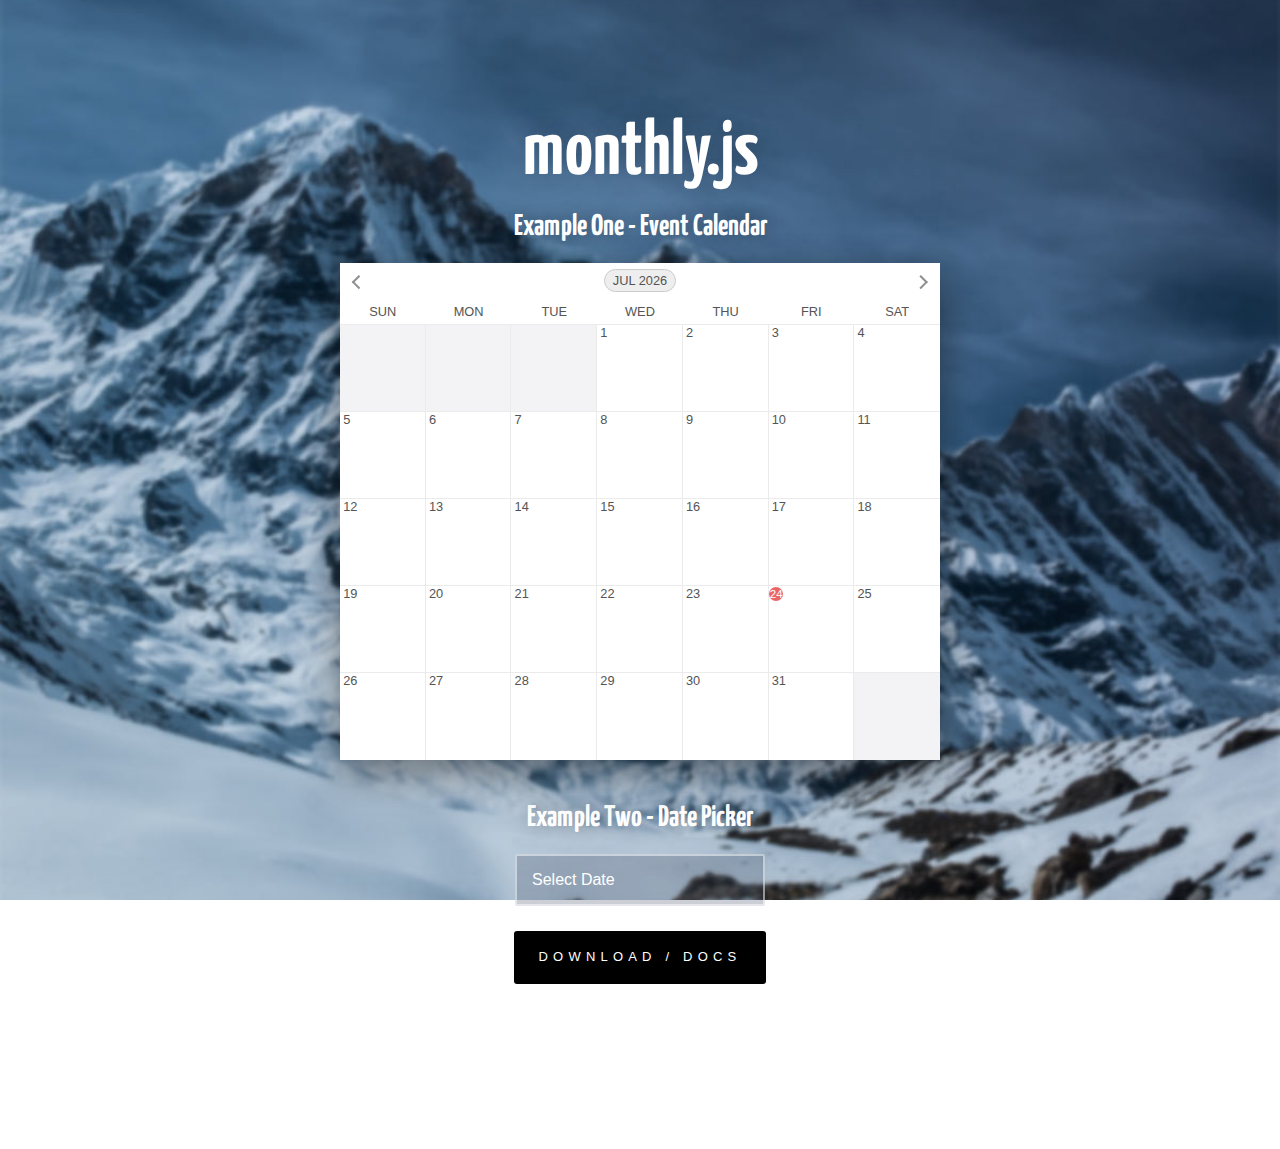
<file: Monthly/index.html>
<!doctype html>
<html lang="en">
<meta name="viewport" content="width=device-width, initial-scale=1, minimum-scale=1, user-scalable=0">
<meta http-equiv="X-UA-Compatible" content="IE=edge,chrome=1">
<meta charset='utf-8'>
<head>
<!--[if lt IE 9]>
	<script src="http://html5shiv.googlecode.com/svn/trunk/html5.js"></script>
<![endif]-->

<!-- META ===================================================== -->
    <title>Monthly - A jQuery Calendar Plugin</title>
    <meta name="description" content="A method for responsive tables">

<!-- Favicon  ========================================== -->


<!-- CSS ======================================================
	<link rel="stylesheet" href="css/responsivetables.css">-->
	<!-- Demo CSS (don't use) -->
	<link href="https://fonts.googleapis.com/css?family=Yanone+Kaffeesatz" rel="stylesheet" type="text/css">
	<style type="text/css">
		body, html {
			padding:0px;
			margin:0px;
			background: url('images/bg.jpg') center;
			background-size:cover;
			background-attachment: fixed;
			text-align:center;
			color:#fff;
			line-height: 1.4em;
			font-family: "Trebuchet MS", Helvetica, sans-serif;
		}
		body {
			padding:10vh 0;
		}
		h1 {
			font-family: 'Yanone Kaffeesatz', sans-serif;
			text-align: center;
			font-size: 77px;
			text-shadow: 0 0px 30px rgba(0, 0, 0, 0.2);
		}
		h2 {
			font-family: 'Yanone Kaffeesatz', sans-serif;
			font-size:30px;
			text-shadow: 0 0px 20px rgba(0, 0, 0, 0.3);
			color:#fff;
		}
		.monthly {
			box-shadow: 0 13px 40px rgba(0, 0, 0, 0.5);
			font-size: 0.8em;
		}

		input[type="text"] {
			padding: 15px;
			border-radius: 2px;
			font-size: 16px;
			outline: none;
			border: 2px solid rgba(255, 255, 255, 0.5);
			background: rgba(63, 78, 100, 0.27);
			color: #fff;
			width: 250px;
			box-sizing: border-box;
			font-family: "Trebuchet MS", Helvetica, sans-serif;
		}
		input[type="text"]:hover {
			border: 2px solid rgba(255, 255, 255, 0.7);
		}
		input[type="text"]:focus {
			border: 2px solid rgba(255, 255, 255, 1);
			background:#eee;
			color:#222;
		}

		.button {
			display: inline-block;
			padding: 15px 25px;
			margin: 25px 0 75px 0;
			border-radius: 3px;
			color: #fff;
			background: #000;
			letter-spacing: .4em;
			text-decoration: none;
			font-size: 13px;
		}
		.button:hover {
			background: #3b587a;
		}
		.desc {
			max-width: 250px;
			text-align: left;
			font-size:14px;
			padding-top:30px;
			line-height: 1.4em;
		}
		.resize {
			background: #222;
			display: inline-block;
			padding: 6px 15px;
			border-radius: 22px;
			font-size: 13px;
		}
		@media (max-height: 700px) {
			.sticky {
				position: relative;
			}
		}
		@media (max-width: 600px) {
			.resize {
				display: none;
			}
		}
	</style>
	<link rel="stylesheet" href="css/monthly.css">
</head>
<body>
<div class="page">
		<h1>monthly.js</h1>
		<h2>Example One - Event Calendar</h2>
		<div style="width:100%; max-width:600px; display:inline-block;">
			<div class="monthly" id="mycalendar"></div>
		</div>
		<br><br>
		<h2>Example Two - Date Picker</h2>
		<div style="display:inline-block; width:250px;">
			<input type="text" id="mytarget" value="Select Date">
			<div class="monthly" id="mycalendar2"></div>
		</div>
		<br>
		<a href="https://github.com/kthornbloom/Monthly" class="button">DOWNLOAD / DOCS</a>
</div>
<!-- JS ======================================================= -->
<script type="text/javascript" src="js/jquery.js"></script>
<script type="text/javascript" src="js/monthly.js"></script>
<script type="text/javascript">
	$(window).load( function() {

		$('#mycalendar').monthly({
			mode: 'event',
			//jsonUrl: 'events.json',
			//dataType: 'json'
			xmlUrl: 'events.xml'
		});

		$('#mycalendar2').monthly({
			mode: 'picker',
			target: '#mytarget',
			setWidth: '250px',
			startHidden: true,
			showTrigger: '#mytarget',
			stylePast: true,
			disablePast: true
		});

	switch(window.location.protocol) {
	case 'http:':
	case 'https:':
	// running on a server, should be good.
	break;
	case 'file:':
	alert('Just a heads-up, events will not work when run locally.');
	}

	});
</script>
</body>
</html>
</file>
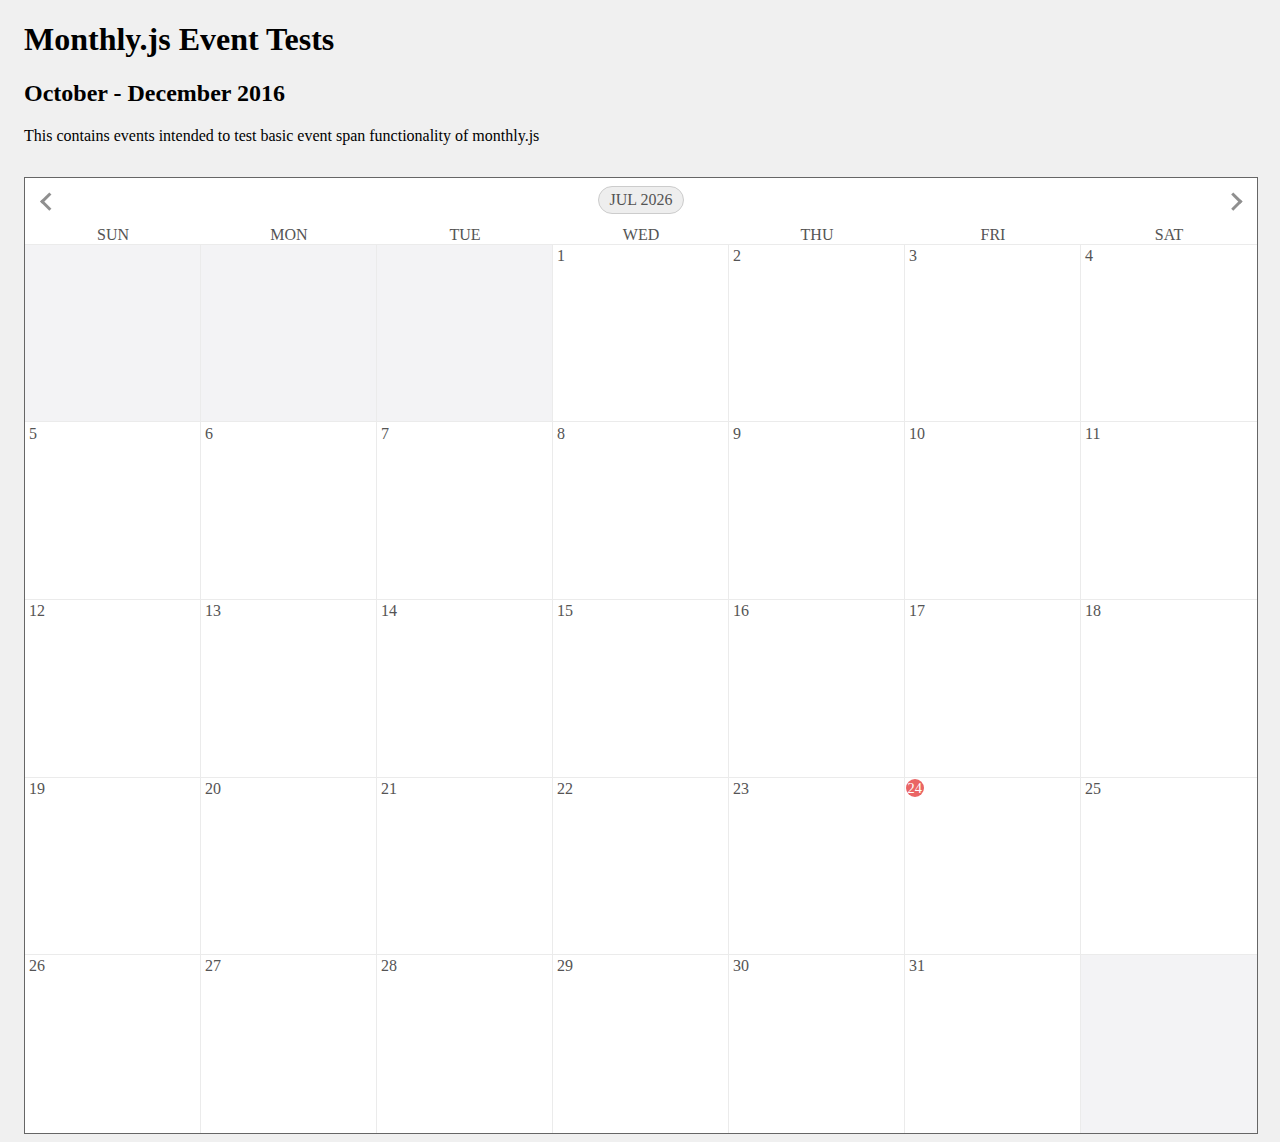
<file: Monthly/event-tests.html>
<!doctype html>
<html lang="en">
<meta name="viewport" content="width=device-width, initial-scale=1, minimum-scale=1, user-scalable=0">
<meta http-equiv="X-UA-Compatible" content="IE=edge,chrome=1">
<meta charset='utf-8'>
<head>
    <title>Monthly - Event Tests</title>
	<link rel="stylesheet" href="css/monthly.css">
	<style type="text/css">
		body {
			font-family: Calibri;
			background-color: #f0f0f0;
			padding: 0em 1em;
		}
		#mycalendar {
			width: 100%;
			margin: 2em auto 0 auto;
			max-width: 80em;
			border: 1px solid #666;
		}
	</style>
</head>
<body>
<h1>Monthly.js Event Tests</h1>
<h2>October - December 2016</h2>
<p>This contains events intended to test basic event span functionality of monthly.js</p>
<div class="monthly" id="mycalendar"></div>
<script type="text/javascript" src="js/jquery.js"></script>
<script type="text/javascript" src="js/monthly.js"></script>
<script type="text/javascript">

	var sampleEvents = {
	"monthly": [
		{
		"id": 1,
		"name": "Whole month event",
		"startdate": "2016-10-01",
		"enddate": "2016-10-31",
		"starttime": "12:00",
		"endtime": "2:00",
		"color": "#99CCCC",
		"url": ""
		},
		{
		"id": 2,
		"name": "Test encompasses month",
		"startdate": "2016-10-29",
		"enddate": "2016-12-02",
		"starttime": "12:00",
		"endtime": "2:00",
		"color": "#CC99CC",
		"url": ""
		},
		{
		"id": 3,
		"name": "Test single day",
		"startdate": "2016-11-04",
		"enddate": "",
		"starttime": "",
		"endtime": "",
		"color": "#666699",
		"url": "https://www.google.com/"
		},
		{
		"id": 8,
		"name": "Test single day",
		"startdate": "2016-11-05",
		"enddate": "",
		"starttime": "",
		"endtime": "",
		"color": "#666699",
		"url": "https://www.google.com/"
		},
		{
		"id": 4,
		"name": "Test single day with time",
		"startdate": "2016-11-07",
		"enddate": "",
		"starttime": "12:00",
		"endtime": "02:00",
		"color": "#996666",
		"url": ""
		},
		{
		"id": 5,
		"name": "Test splits month",
		"startdate": "2016-11-25",
		"enddate": "2016-12-04",
		"starttime": "",
		"endtime": "",
		"color": "#999999",
		"url": ""
		},
		{
		"id": 6,
		"name": "Test events on same day",
		"startdate": "2016-11-25",
		"enddate": "",
		"starttime": "",
		"endtime": "",
		"color": "#99CC99",
		"url": ""
		},
		{
		"id": 7,
		"name": "Test events on same day",
		"startdate": "2016-11-25",
		"enddate": "",
		"starttime": "",
		"endtime": "",
		"color": "#669966",
		"url": ""
		},
		{
		"id": 9,
		"name": "Test events on same day",
		"startdate": "2016-11-25",
		"enddate": "",
		"starttime": "",
		"endtime": "",
		"color": "#999966",
		"url": ""
		}
	]
	};

	$(window).load( function() {
		$('#mycalendar').monthly({
			mode: 'event',
			dataType: 'json',
			events: sampleEvents
		});
	});
</script>
</body></html>
</file>
<file: Monthly/css/monthly.css>
/* Overall wrapper */
.monthly {
	background: #F3F3F5;
	color: #545454;
	-webkit-user-select: none;
	-moz-user-select: none;
	-ms-user-select: none;
	user-select: none;
	position: relative;
}

/* Top bar containing title, navigation, and buttons */
.monthly-header {
	position: relative;
	text-align: center;
	padding: 0.5em;
	background: #fff;
	height: 3em;
	box-sizing: border-box;
}
/* Center area of top bar containing title and buttons */
.monthly-header-title {
	text-transform: uppercase;
}

/* Buttons for reverting to "today", and closing event list */
.monthly-header-title a:link,
.monthly-header-title a:visited {
	display: inline-block;
	border: 1px solid #ccc;
	color: #545454;
	text-decoration: none;
	height: 1.75em;
	line-height: 1.65em;
	padding: 0 0.65em 0 0.65em;
	box-sizing: border-box;
	transition: background .1s;
}
/* Add some roundy-ness */
.monthly-header-title a:first-of-type {
	border-top-left-radius: 1em;
	border-bottom-left-radius: 1em;
}
.monthly-header-title a:last-of-type {
	border-top-right-radius: 1em;
	border-bottom-right-radius: 1em;
}
.monthly-header-title a:hover {
	background: #8b8b8b;
	border: 1px solid #8b8b8b;
	color: #fff;
}
.monthly-header-title a:active {
	background: #222;
	border: 1px solid #222;
	transition: none;
}
/* current month/yr block */
.monthly-header-title-date,
.monthly-header-title-date:hover {
	background: #eee!important;
	border: 1px solid #ccc!important;
	color: #545454!important;
	cursor: default;
}
/* Button to reset to current month */
.monthly-reset {
	border-left: 0!important;
}
.monthly-reset::before {
	content: '\21BB';
	margin-right: 0.25em;
}
/* Button to return to month view */
.monthly-cal {
	border-right: 0!important;
}
.monthly-cal::before {
	content: '\2637';
	margin-right: 0.25em;
}

/* wrapper for left/right buttons to make the clickable area bigger */
.monthly-prev,
.monthly-next {
	position: absolute;
	top: 0;
	width: 3em;
	height: 100%;
	opacity: .5;
}
.monthly-prev {
	left: 0;
}
.monthly-next {
	right: 0;
}
.monthly-prev:hover,
.monthly-next:hover {
	opacity: 1;
}

/* Arrows */
.monthly-prev:after,
.monthly-next:after {
	content: '';
	position: absolute;
	top: 50%;
	left: 50%;
	border-style: solid;
	border-color: #222;
	width: 0.6em;
	height: 0.6em;
	margin: -0.4em 0 0 -0.4em;
	-webkit-transform: rotate(45deg);
		-ms-transform: rotate(45deg);
	        transform: rotate(45deg);
}
/* Left Arrow */
.monthly-prev:after{
	border-width: 0 0 0.2em 0.2em;
}
/* Right Arrow */
.monthly-next:after {
	border-width: 0.2em 0.2em 0 0;
}

/* Day of the week headings */
.monthly-day-title-wrap {
	display: table;
	table-layout: fixed;
	width: 100%;
	background: #fff;
	border-bottom: 1px solid #EBEBEB;
}
.monthly-day-title-wrap div {
	width: 14.28%!important;
	display: table-cell;
	box-sizing: border-box;
	position: relative;
	text-align: center;
	text-transform: uppercase;
}

/* Calendar days wrapper */
.monthly-day-wrap {
	display: table;
	table-layout: fixed;
	width: 100%;
	overflow: hidden;
}
.monthly-week {
	display: table-row;
	width: 100%;
}
/* Calendar Days */
.monthly-day, .monthly-day-blank {
	width: 14.28%!important;
	display: table-cell;
	vertical-align: top;
	box-sizing: border-box;
	position: relative;
	color: inherit;
	background: #fff;
	box-shadow: 0 0 0 1px #EBEBEB;
	-webkit-transition: .25s;
	transition: .25s;
	padding: 0;
	text-decoration: none;
}

/* Trick to make the days' width equal their height */
.monthly-day:before {
	content: '';
	display: block;
	padding-top: 100%;
	float: left;
}

/* Hover effect for non event calendar days */
.monthly-day-wrap > a:hover {
	background: #A1C2E3;
}

/* Days that are part of previous or next month */
.monthly-day-blank {
	background: #F3F3F5;
}

/* Event calendar day number styles */
.monthly-day-event > .monthly-day-number {
	position: absolute;
	line-height: 1em;
	top: 0.2em;
	left: 0.25em;
}

/* Non-Event calendar day number styles */
.monthly-day-pick > .monthly-indicator-wrap {
	margin: 0;
}

.monthly-day-pick > .monthly-day-number:before,
.monthly-day-pick > .monthly-day-number:after {
	content: '';
	display: block;
	padding-top: calc(50% - 0.8em);
	width: 0;
	height: 0;
}

/* Days in the past in "picker" mode */
.monthly-past-day:after{
	content: '';
	width: 150%;
	height: 2px;
	-webkit-transform-origin: left top;
		-ms-transform-origin: left top;
	        transform-origin: left top;
	-webkit-transform: rotate(45deg);
		-ms-transform: rotate(45deg);
	        transform: rotate(45deg);
	background: rgba(0, 0, 0, 0.1);
	position: absolute;
	left: 0;
	top: 0;
}
.monthly-past-day:hover {
	background: #fff!important;
}

/* Current day style */
.monthly-today .monthly-day-number {
	color: #FFF;
	background: #EA6565;
	border-radius: 0.75em;
	top: 0.08em;
	left: 0.05em;
	font-size: 0.9em;
	padding: 0;
	width: 1.25em;
	height: 1.25em;
	line-height: 1.25em;
	text-align: center;
}
.monthly-day-pick.monthly-today .monthly-day-number {
	padding: 0.15em;
	margin: calc(50% - 0.7em) auto auto auto;
	font-size: 1em;
}

/* Wrapper around events */
.monthly-indicator-wrap {
	position: relative;
	text-align: center;
	line-height: 0;
	max-width: 1.5em;
	margin: 0 auto;
	padding-top: 1.2em;
}

/* Event indicator dots */
.monthly-day .monthly-event-indicator {
	display: inline-block;
	margin: 0.05em;
	width: 0.5em;
	height: 0.5em;
	border-radius: 0.25em;
	vertical-align: middle;
	background: #7BA7CE;
}

.monthly-day .monthly-event-indicator span {
	color: transparent;
}

.monthly-day .monthly-event-indicator:hover {
	cursor: pointer;
}
/* Listing of events under calendar */
.monthly-event-list {
	background: rgba(233, 235, 236, 0.9);
	overflow: auto;
	position: absolute;
	top: 2.5em;
	width: 100%;
	height: calc(100% - 2.5em);
	display: none;
	-webkit-transition: .25s;
	transition: .25s;
	-webkit-transform: scale(0);
		-ms-transform: scale(0);
	        transform: scale(0);
}

/* Days in Events List */
.monthly-list-item {
	position: relative;
	padding: 0.5em 0.7em 0.25em 4em;
	display: none;
	border-top: 1px solid #D6D6D6;
	text-align: left;
}

.monthly-list-item:after{
    padding: 0.4em 1em;
    display: block;
    margin-bottom: 0.5em;
 }

.monthly-event-list .monthly-today .monthly-event-list-date {
	color: #EA6565;
}

/* Events in Events List */
.monthly-event-list .listed-event {
	display: block;
	color: #fff;
	padding: 0.4em 1em;
	border-radius: 0.2em;
	margin-bottom: 0.5em;
}

.monthly-list-item a:link, .monthly-list-item a:visited {
	text-decoration: none;
}

.item-has-event {
	display: block;
}

.item-has-event:after{
    display: none!important;
}

.monthly-event-list-date {
	width: 4em;
	position: absolute;
	left: 0;
	top: 1.2em;
	text-align: center;
    font-weight: bold;
    line-height: 1.2em;
}

.monthly-list-time-start,
.monthly-list-time-end {
	font-size: .8em;
	display: inline-block;
}
.monthly-list-time-end:not(:empty):before {
	content: '\2013';
	padding: 0 2px;
}

/* Events List custom webkit scrollbar */
.monthly-event-list::-webkit-scrollbar {width: 0.75em;}

/* Track */
.monthly-event-list::-webkit-scrollbar-track {background: none;}

/* Handle */
.monthly-event-list::-webkit-scrollbar-thumb {
	background: #ccc;
	border: 1px solid #E9EBEC;
	border-radius: 0.5em;
}
.monthly-event-list::-webkit-scrollbar-thumb:hover {background: #555;}

/* Language-specific. Default is English. */
.monthly-reset:after		{ content: 'Today'; }
.monthly-cal:after			{ content: 'Month'; }
.monthly-list-item:after	{ content: 'No Events'; }

.monthly-locale-fr .monthly-reset:after		{ content: "aujourd'hui"; }
.monthly-locale-fr .monthly-cal:after		{ content: "mois"; }
.monthly-locale-fr .monthly-list-item:after	{ content: 'aucun événement'; }


/*
Calendar shows event titles if the device width allows for at least 3em per day (rounded
up to 25em total). This assumes the calendar font is close to the baseline font size and
the calendar takes up close to the full media width as the window is made smaller or the
font is zoomed. If one or both of these is not true, this will need to be overridden by
a layout-specific width, or you will need to use a library like css-element-queries to 
establish the rules based on the calendar element width rather than the device width.
*/
@media (min-width: 25em) {
	.monthly-day-event {
		padding-top: 1.3em;
	}
	.monthly-day-event > .monthly-indicator-wrap {
		width: auto;
		max-width: none;
	}
	.monthly-indicator-wrap {
		padding: 0;
	}
	.monthly-day:before {
		padding-top: calc(100% - 1.2em);
	}
	.monthly-day .monthly-event-indicator {
		display: block;
		margin: 0 0 1px 0;
		width: auto;
		height: 1.5em;
		line-height: 1.2em;
		padding: 0.125em 0 0.1em 0.125em;
		border-radius: 0;
		overflow: hidden;
		background-color: #333;
		color: #333;
		text-decoration: none;
		white-space: nowrap;
		box-sizing: border-box;
	}
	.monthly-day .monthly-event-indicator.monthly-event-continued {
		box-shadow: -1px 0 0 0;
	}
	.monthly-day .monthly-event-indicator span {
		display: block;
		width: auto;
		margin: 0;
		color: #fff;
		padding: 0;
		white-space: nowrap;
		overflow: hidden;
		text-overflow: ellipsis;
	}

}
</file>
